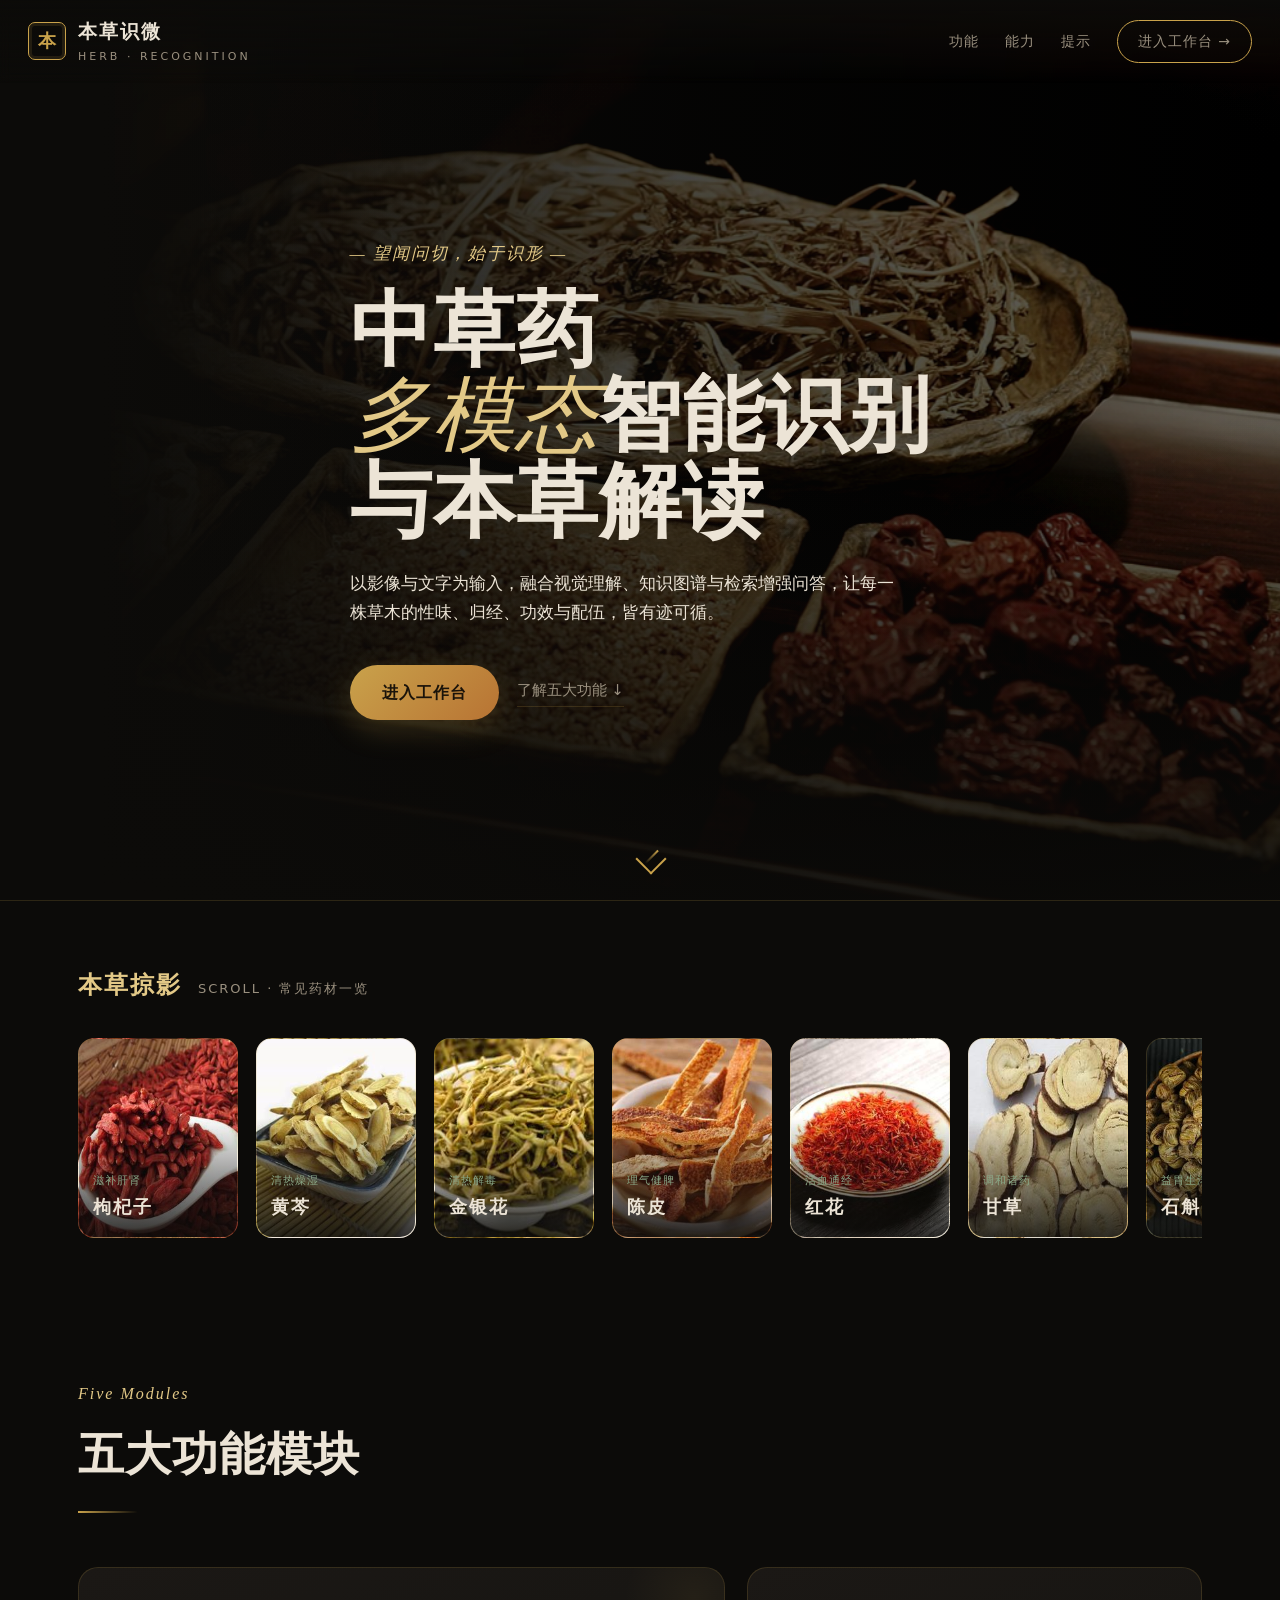
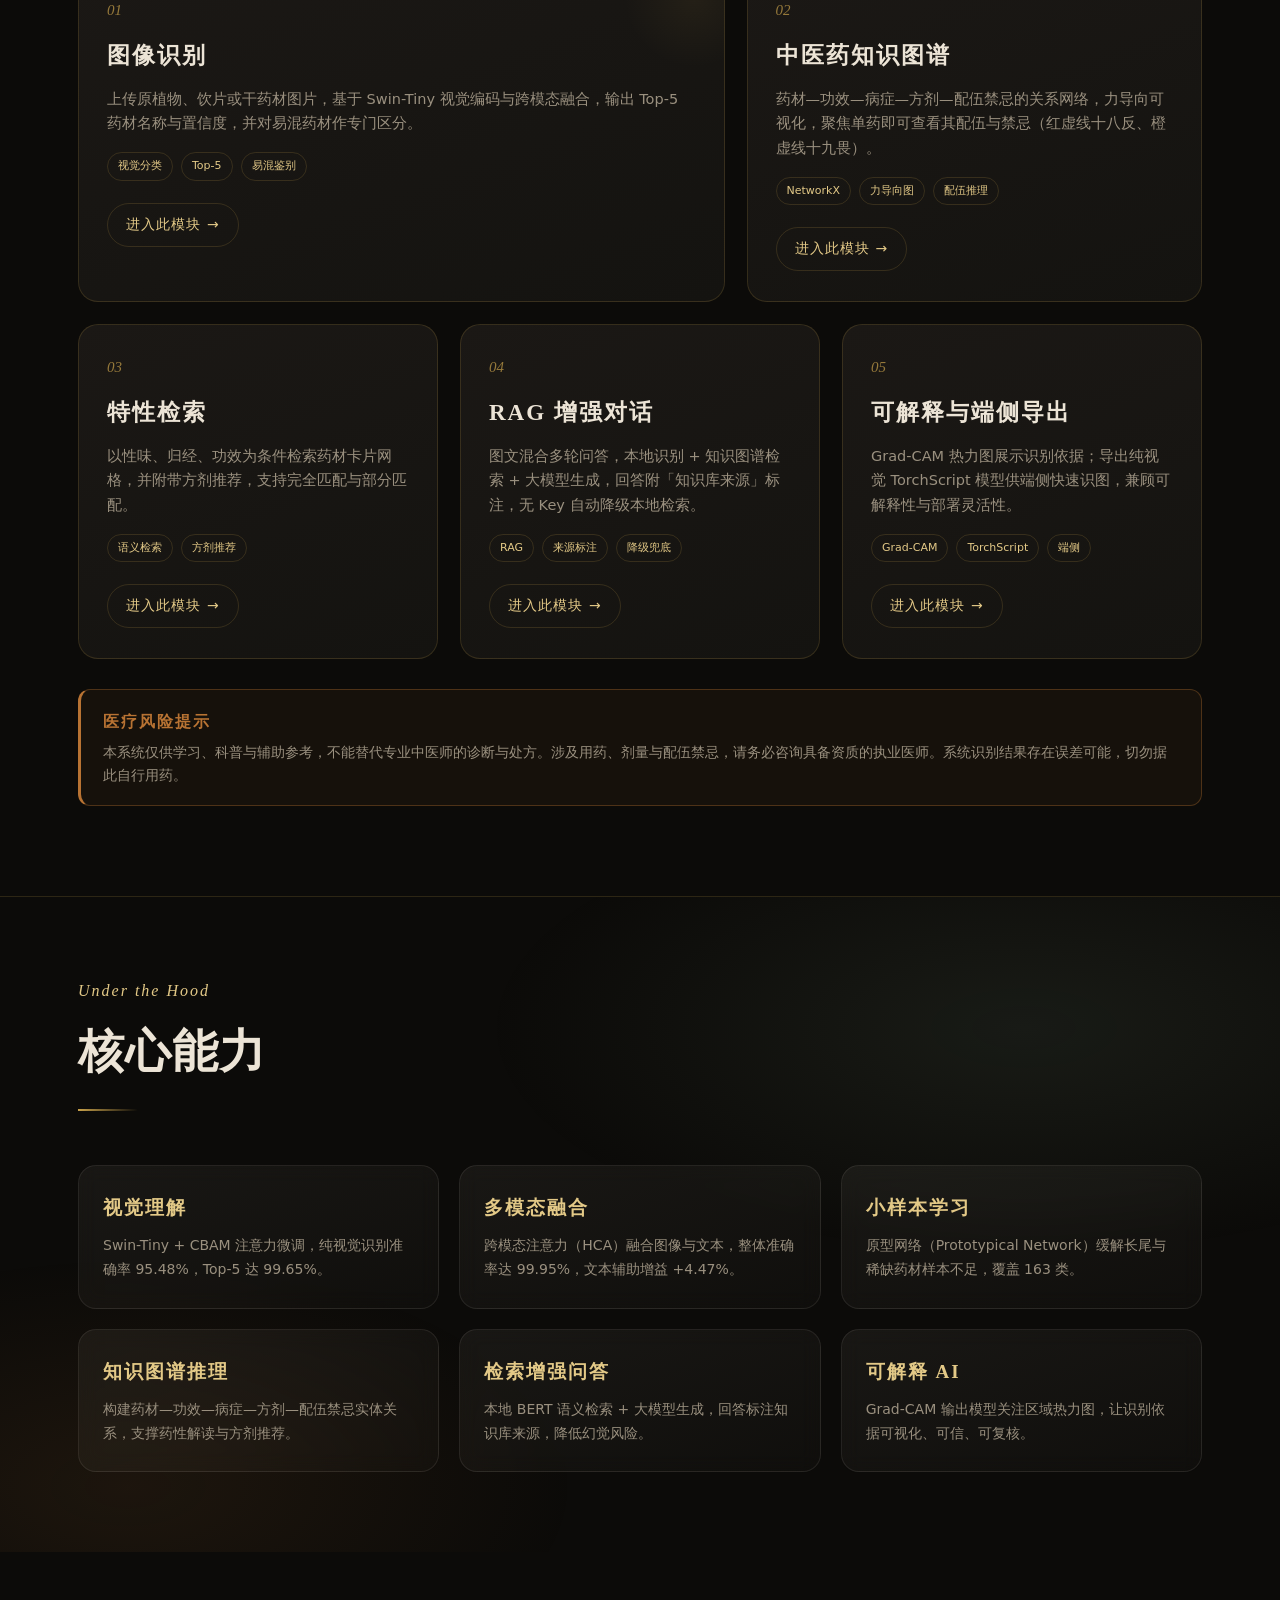
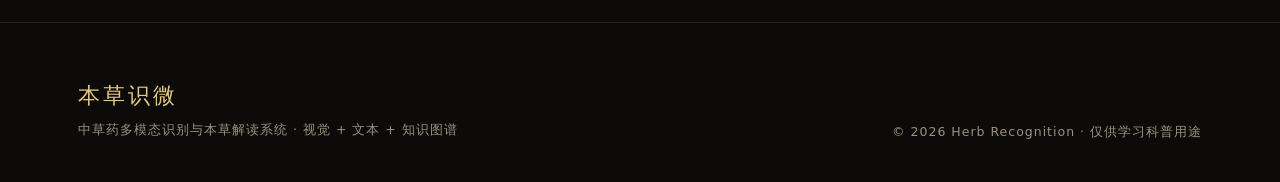
<file: web/home.html>
<!DOCTYPE html>
<html lang="zh-CN">
<head>
<meta charset="UTF-8" />
<meta name="viewport" content="width=device-width, initial-scale=1.0" />
<title>本草识微 · 中草药多模态识别系统</title>
<style>
  :root {
    --ink: #0c0b09;
    --ink-2: #141310;
    --panel: #1b1815;
    --panel-2: #221e19;
    --gold: #c9a24b;
    --gold-soft: #e3c987;
    --copper: #b87333;
    --jade: #8aa888;
    --paper: #ece4d6;
    --muted: #9a907f;
    --line: rgba(201,162,75,0.18);
    --glass: rgba(236,228,214,0.05);
    --sans: "PingFang SC","Hiragino Sans GB","Microsoft YaHei",system-ui,sans-serif;
    --serif: "Songti SC","STSong","SimSun",Georgia,"Times New Roman",serif;
  }
  * { margin:0; padding:0; box-sizing:border-box; }
  html { scroll-behavior:smooth; }
  body {
    background:var(--ink);
    color:var(--paper);
    font-family:var(--sans);
    line-height:1.7;
    overflow-x:hidden;
    -webkit-font-smoothing:antialiased;
  }
  .wrap { max-width:1180px; margin:0 auto; padding:0 28px; }
  section { position:relative; }

  /* ---------- Top nav ---------- */
  .nav {
    position:fixed; top:0; left:0; right:0; z-index:50;
    display:flex; align-items:center; justify-content:space-between;
    padding:16px 28px;
    background:linear-gradient(180deg, rgba(12,11,9,0.92), rgba(12,11,9,0));
    backdrop-filter:blur(6px);
  }
  .brand { display:flex; align-items:center; gap:12px; }
  .seal {
    width:38px; height:38px; border:1.5px solid var(--gold);
    border-radius:7px; display:grid; place-items:center;
    color:var(--gold); font-family:var(--serif); font-size:18px; font-weight:700;
    box-shadow:inset 0 0 0 3px rgba(201,162,75,0.12);
  }
  .brand b { font-family:var(--serif); font-size:19px; letter-spacing:2px; font-weight:600; }
  .brand span { display:block; font-size:11px; color:var(--muted); letter-spacing:3px; }
  .nav-links { display:flex; gap:26px; align-items:center; }
  .nav-links a { color:var(--muted); text-decoration:none; font-size:14px; letter-spacing:1px; transition:color .25s; }
  .nav-links a:hover { color:var(--gold-soft); }
  .btn-enter {
    border:1px solid var(--gold); color:var(--gold-soft);
    padding:9px 20px; border-radius:30px; font-size:14px; text-decoration:none;
    transition:all .3s; letter-spacing:1px;
  }
  .btn-enter:hover { background:var(--gold); color:var(--ink); }

  /* ---------- Hero ---------- */
  .hero { min-height:100vh; display:flex; align-items:center; position:relative; overflow:hidden; }
  .hero-bg {
    position:absolute; inset:-8% -8% -8% -8%;
    background:url('../images/_01/chinese-medicine-2178253_1280.jpg') center/cover no-repeat;
    filter:brightness(.42) saturate(.85) contrast(1.05);
    transform:scale(1.05);
    will-change:transform;
  }
  .hero-veil {
    position:absolute; inset:0;
    background:
      radial-gradient(120% 80% at 70% 30%, transparent 30%, rgba(12,11,9,.55) 70%, var(--ink) 100%),
      linear-gradient(90deg, var(--ink) 8%, rgba(12,11,9,.35) 55%, transparent 100%);
  }
  .hero-inner { position:relative; z-index:2; max-width:760px; padding-top:60px; }
  .kicker {
    font-family:var(--serif); font-style:italic; color:var(--gold-soft);
    font-size:17px; letter-spacing:2px; margin-bottom:18px; opacity:0;
    animation:rise .9s .1s forwards;
  }
  .hero h1 {
    font-family:var(--sans); font-weight:800; font-size:clamp(40px,7vw,82px);
    line-height:1.04; letter-spacing:1px;
  }
  .hero h1 em {
    font-family:var(--serif); font-style:italic; font-weight:500;
    color:var(--gold-soft);
  }
  .hero h1 .reveal { display:block; overflow:hidden; }
  .hero h1 .reveal > span { display:block; transform:translateY(110%); animation:riseUp 1s forwards; }
  .hero h1 .reveal:nth-child(2) > span { animation-delay:.18s; }
  .hero h1 .reveal:nth-child(3) > span { animation-delay:.34s; }
  .hero p.lead {
    margin-top:26px; max-width:560px; color:var(--paper); font-size:17px;
    opacity:0; animation:rise 1s .5s forwards;
  }
  .hero-cta { margin-top:38px; display:flex; gap:18px; align-items:center; opacity:0; animation:rise 1s .7s forwards; }
  .cta-main {
    background:linear-gradient(135deg,var(--gold),var(--copper));
    color:#1a130a; padding:14px 32px; border-radius:34px; font-weight:700;
    text-decoration:none; letter-spacing:1px; transition:transform .3s, box-shadow .3s;
    box-shadow:0 10px 30px rgba(201,162,75,.22);
  }
  .cta-main:hover { transform:translateY(-3px); box-shadow:0 16px 40px rgba(201,162,75,.35); }
  .cta-ghost { color:var(--muted); text-decoration:none; font-size:15px; border-bottom:1px solid var(--line); padding-bottom:3px; }
  .cta-ghost:hover { color:var(--gold-soft); }

  .scroll-hint {
    position:absolute; bottom:30px; left:50%; transform:translateX(-50%);
    z-index:2; opacity:0; animation:rise 1s 1s forwards;
  }
  .scroll-hint .arrow {
    display:block; width:22px; height:22px; margin:0 auto;
    border-right:2px solid var(--gold); border-bottom:2px solid var(--gold);
    transform:rotate(45deg); animation:bounce 1.8s infinite;
  }
  .scroll-hint .arrow::after {
    content:""; position:absolute; left:50%; top:0; width:2px; height:18px;
    background:linear-gradient(var(--gold),transparent); transform:translateX(-50%);
    animation:drop 1.8s infinite;
  }

  /* ---------- Marquee of herbs ---------- */
  .herb-rail { padding:64px 0 30px; border-top:1px solid var(--line); }
  .rail-head { display:flex; align-items:baseline; gap:16px; margin-bottom:26px; }
  .rail-head h3 { font-family:var(--serif); font-size:24px; letter-spacing:2px; color:var(--gold-soft); }
  .rail-head span { color:var(--muted); font-size:13px; letter-spacing:2px; }
  .rail { display:flex; gap:18px; overflow-x:auto; padding:6px 2px 22px; scrollbar-width:thin; scroll-snap-type:x mandatory; scrollbar-color:var(--gold) var(--ink); }
  .rail::-webkit-scrollbar { height:6px; }
  .rail::-webkit-scrollbar-track { background:var(--ink); border-radius:3px; }
  .rail::-webkit-scrollbar-thumb { background:var(--gold); border-radius:3px; }
  .rail::-webkit-scrollbar-thumb:hover { background:var(--gold-soft); }
  .chip {
    flex:0 0 auto; scroll-snap-align:start; width:160px; height:200px; border-radius:16px;
    position:relative; overflow:hidden; border:1px solid var(--line);
    background-size:cover; background-position:center; transition:transform .4s, border-color .4s;
  }
  .chip:hover { transform:translateY(-6px); border-color:var(--gold); }
  .chip::after { content:""; position:absolute; inset:0; background:linear-gradient(180deg,transparent 40%,rgba(12,11,9,.85)); }
  .chip b { position:absolute; bottom:14px; left:14px; z-index:2; font-family:var(--serif); font-size:18px; letter-spacing:2px; }
  .chip em { position:absolute; bottom:46px; left:14px; z-index:2; font-style:normal; font-size:11px; color:var(--jade); letter-spacing:1px; }

  /* ---------- Modules ---------- */
  .modules { padding:90px 0; }
  .sec-title { margin-bottom:54px; }
  .sec-title .k { font-family:var(--serif); font-style:italic; color:var(--gold-soft); font-size:16px; letter-spacing:2px; }
  .sec-title h2 { font-family:var(--sans); font-weight:800; font-size:clamp(30px,4.5vw,46px); margin-top:8px; letter-spacing:1px; }
  .sec-title .ln { width:60px; height:2px; background:linear-gradient(90deg,var(--gold),transparent); margin-top:18px; }
  .grid { display:grid; grid-template-columns:repeat(12,1fr); gap:22px; }
  .card {
    border:1px solid var(--line); border-radius:20px; padding:30px 28px;
    background:linear-gradient(160deg,var(--panel),var(--ink-2));
    position:relative; overflow:hidden; transition:transform .4s, border-color .4s;
    opacity:0; transform:translateY(40px);
  }
  .card.in { opacity:1; transform:none; transition:opacity .7s, transform .7s, border-color .4s; }
  .card:hover { border-color:var(--gold); transform:translateY(-5px); }
  .card .no { font-family:var(--serif); font-style:italic; color:var(--gold); font-size:15px; opacity:.7; }
  .card h4 { font-family:var(--serif); font-size:23px; letter-spacing:2px; margin:12px 0 12px; }
  .card p { color:var(--muted); font-size:14.5px; }
  .card .tags { margin-top:16px; display:flex; flex-wrap:wrap; gap:8px; }
  .card .tags span { font-size:11px; color:var(--gold-soft); border:1px solid var(--line); padding:4px 10px; border-radius:20px; }
  .card .goto {
    display:inline-flex; align-items:center; gap:6px; margin-top:22px;
    color:var(--gold-soft); text-decoration:none; font-size:14px; letter-spacing:1px;
    border:1px solid var(--line); padding:9px 18px; border-radius:30px;
    transition:all .3s; align-self:flex-start;
  }
  .card .goto:hover { background:var(--gold); color:var(--ink); border-color:var(--gold); }
  .card .goto::after { content:"→"; transition:transform .3s; }
  .card .goto:hover::after { transform:translateX(4px); }
  .card .glow { position:absolute; right:-40px; top:-40px; width:140px; height:140px; border-radius:50%; background:radial-gradient(var(--gold),transparent 70%); opacity:.07; }
  .c-wide { grid-column:span 7; }
  .c-mid { grid-column:span 5; }
  .c-third { grid-column:span 4; }
  .c-half { grid-column:span 6; }

  /* ---------- Capability (glass / nature) ---------- */
  .cap { padding:80px 0; border-top:1px solid var(--line); position:relative; }
  .cap::before {
    content:""; position:absolute; inset:0;
    background:
      radial-gradient(60% 50% at 80% 20%, rgba(138,168,136,0.10), transparent 70%),
      radial-gradient(50% 50% at 10% 90%, rgba(184,115,51,0.10), transparent 70%);
    pointer-events:none;
  }
  .cap-grid { display:grid; grid-template-columns:repeat(3,1fr); gap:20px; position:relative; }
  .glass {
    border:1px solid rgba(236,228,214,0.09); border-radius:18px; padding:26px 24px;
    background:linear-gradient(160deg, rgba(236,228,214,0.06), rgba(236,228,214,0.02));
    backdrop-filter:blur(10px); transition:transform .4s, background .4s;
  }
  .glass:hover { transform:translateY(-4px); background:linear-gradient(160deg, rgba(236,228,214,0.10), rgba(236,228,214,0.03)); }
  .glass h5 { font-family:var(--serif); font-size:19px; letter-spacing:2px; color:var(--gold-soft); margin-bottom:10px; }
  .glass p { color:var(--muted); font-size:14px; }

  /* ---------- Disclaimer ---------- */
  .disc {
    margin:30px auto 0; max-width:1180px;
    border:1px solid rgba(184,115,51,0.35); border-left:3px solid var(--copper);
    background:rgba(184,115,51,0.06); border-radius:12px; padding:18px 22px;
  }
  .disc b { color:var(--copper); font-family:var(--serif); letter-spacing:2px; }
  .disc p { color:var(--muted); font-size:13.5px; margin-top:6px; }

  /* ---------- Footer ---------- */
  footer { padding:54px 0 40px; border-top:1px solid var(--line); margin-top:70px; }
  .foot { display:flex; justify-content:space-between; align-items:flex-end; flex-wrap:wrap; gap:20px; }
  .foot .seal-lg { font-family:var(--serif); font-size:22px; letter-spacing:3px; color:var(--gold-soft); }
  .foot small { color:var(--muted); font-size:12.5px; letter-spacing:1px; }

  @keyframes rise { to { opacity:1; transform:none; } }
  @keyframes riseUp { to { transform:translateY(0); } }
  @keyframes drop { 0%{transform:scaleY(0);transform-origin:top} 50%{transform:scaleY(1);transform-origin:top} 51%{transform-origin:bottom} 100%{transform:scaleY(0);transform-origin:bottom} }

  /* scroll-driven parallax via CSS only */
  .parallax { will-change:transform; }

  @media (max-width:880px) {
    .c-wide,.c-mid,.c-third,.c-half { grid-column:span 12; }
    .cap-grid { grid-template-columns:1fr; }
    .nav-links a:not(.btn-enter) { display:none; }
    .hero h1 { font-size:38px; }
  }
</style>
</head>
<body>

<!-- NAV -->
<nav class="nav">
  <div class="brand">
    <div class="seal">本</div>
    <div><b>本草识微</b><span>HERB · RECOGNITION</span></div>
  </div>
  <div class="nav-links">
    <a href="#modules">功能</a>
    <a href="#capability">能力</a>
    <a href="#disclaimer">提示</a>
    <a class="btn-enter" href="index.html">进入工作台 →</a>
  </div>
</nav>

<!-- HERO -->
<section class="hero">
  <div class="hero-bg parallax" id="heroBg"></div>
  <div class="hero-veil"></div>
  <div class="wrap hero-inner">
    <div class="kicker">— 望闻问切，始于识形 —</div>
    <h1>
      <span class="reveal"><span>中草药</span></span>
      <span class="reveal"><span><em>多模态</em>智能识别</span></span>
      <span class="reveal"><span>与本草解读</span></span>
    </h1>
    <p class="lead">以影像与文字为输入，融合视觉理解、知识图谱与检索增强问答，让每一株草木的性味、归经、功效与配伍，皆有迹可循。</p>
    <div class="hero-cta">
      <a class="cta-main" href="index.html">进入工作台</a>
      <a class="cta-ghost" href="#modules">了解五大功能 ↓</a>
    </div>
  </div>
  <div class="scroll-hint"><i class="arrow"></i></div>
</section>

<!-- HERB RAIL -->
<section class="herb-rail">
  <div class="wrap">
    <div class="rail-head">
      <h3>本草掠影</h3><span>SCROLL · 常见药材一览</span>
    </div>
    <div class="rail" id="rail"></div>
  </div>
</section>

<!-- MODULES -->
<section class="modules" id="modules">
  <div class="wrap">
    <div class="sec-title">
      <div class="k">Five Modules</div>
      <h2>五大功能模块</h2>
      <div class="ln"></div>
    </div>
    <div class="grid">
      <div class="card c-wide">
        <span class="glow"></span>
        <div class="no">01</div>
        <h4>图像识别</h4>
        <p>上传原植物、饮片或干药材图片，基于 Swin-Tiny 视觉编码与跨模态融合，输出 Top-5 药材名称与置信度，并对易混药材作专门区分。</p>
        <div class="tags"><span>视觉分类</span><span>Top-5</span><span>易混鉴别</span></div>
        <a class="goto" href="index.html#tab=recognize">进入此模块</a>
      </div>
      <div class="card c-mid">
        <div class="no">02</div>
        <h4>中医药知识图谱</h4>
        <p>药材—功效—病症—方剂—配伍禁忌的关系网络，力导向可视化，聚焦单药即可查看其配伍与禁忌（红虚线十八反、橙虚线十九畏）。</p>
        <div class="tags"><span>NetworkX</span><span>力导向图</span><span>配伍推理</span></div>
        <a class="goto" href="index.html#tab=graph">进入此模块</a>
      </div>
      <div class="card c-third">
        <div class="no">03</div>
        <h4>特性检索</h4>
        <p>以性味、归经、功效为条件检索药材卡片网格，并附带方剂推荐，支持完全匹配与部分匹配。</p>
        <div class="tags"><span>语义检索</span><span>方剂推荐</span></div>
        <a class="goto" href="index.html#tab=search">进入此模块</a>
      </div>
      <div class="card c-third">
        <div class="no">04</div>
        <h4>RAG 增强对话</h4>
        <p>图文混合多轮问答，本地识别 + 知识图谱检索 + 大模型生成，回答附「知识库来源」标注，无 Key 自动降级本地检索。</p>
        <div class="tags"><span>RAG</span><span>来源标注</span><span>降级兜底</span></div>
        <a class="goto" href="index.html#tab=chat">进入此模块</a>
      </div>
      <div class="card c-third">
        <div class="no">05</div>
        <h4>可解释与端侧导出</h4>
        <p>Grad-CAM 热力图展示识别依据；导出纯视觉 TorchScript 模型供端侧快速识图，兼顾可解释性与部署灵活性。</p>
        <div class="tags"><span>Grad-CAM</span><span>TorchScript</span><span>端侧</span></div>
        <a class="goto" href="index.html#tab=gradcam">进入此模块</a>
      </div>
    </div>

    <div class="disc" id="disclaimer">
      <b>医疗风险提示</b>
      <p>本系统仅供学习、科普与辅助参考，不能替代专业中医师的诊断与处方。涉及用药、剂量与配伍禁忌，请务必咨询具备资质的执业医师。系统识别结果存在误差可能，切勿据此自行用药。</p>
    </div>
  </div>
</section>

<!-- CAPABILITY -->
<section class="cap" id="capability">
  <div class="wrap">
    <div class="sec-title">
      <div class="k">Under the Hood</div>
      <h2>核心能力</h2>
      <div class="ln"></div>
    </div>
    <div class="cap-grid">
      <div class="glass">
        <h5>视觉理解</h5>
        <p>Swin-Tiny + CBAM 注意力微调，纯视觉识别准确率 95.48%，Top-5 达 99.65%。</p>
      </div>
      <div class="glass">
        <h5>多模态融合</h5>
        <p>跨模态注意力（HCA）融合图像与文本，整体准确率达 99.95%，文本辅助增益 +4.47%。</p>
      </div>
      <div class="glass">
        <h5>小样本学习</h5>
        <p>原型网络（Prototypical Network）缓解长尾与稀缺药材样本不足，覆盖 163 类。</p>
      </div>
      <div class="glass">
        <h5>知识图谱推理</h5>
        <p>构建药材—功效—病症—方剂—配伍禁忌实体关系，支撑药性解读与方剂推荐。</p>
      </div>
      <div class="glass">
        <h5>检索增强问答</h5>
        <p>本地 BERT 语义检索 + 大模型生成，回答标注知识库来源，降低幻觉风险。</p>
      </div>
      <div class="glass">
        <h5>可解释 AI</h5>
        <p>Grad-CAM 输出模型关注区域热力图，让识别依据可视化、可信、可复核。</p>
      </div>
    </div>
  </div>
</section>

<!-- FOOTER -->
<footer>
  <div class="wrap foot">
    <div>
      <div class="seal-lg">本草识微</div>
      <small>中草药多模态识别与本草解读系统 · 视觉 + 文本 + 知识图谱</small>
    </div>
    <small>© 2026 Herb Recognition · 仅供学习科普用途</small>
  </div>
</footer>

<script>
  // herb rail data (uses local web herb thumbnails)
  const herbs = [
    {n:"枸杞子", e:"滋补肝肾", img:"gouqizi.jpg"},
    {n:"黄芩", e:"清热燥湿", img:"huangqin.jpg"},
    {n:"金银花", e:"清热解毒", img:"jinyihua.jpg"},
    {n:"陈皮", e:"理气健脾", img:"chenpi.jpg"},
    {n:"红花", e:"活血通经", img:"honghua.jpg"},
    {n:"甘草", e:"调和诸药", img:"gancao.jpg"},
    {n:"石斛", e:"益胃生津", img:"shihu.jpg"}
  ];
  const rail = document.getElementById('rail');
  herbs.forEach(h => {
    const c = document.createElement('div');
    c.className = 'chip';
    c.style.backgroundImage = `url('${h.img}')`;
    c.innerHTML = `<em>${h.e}</em><b>${h.n}</b>`;
    rail.appendChild(c);
  });

  // scroll-driven parallax for hero bg (CSS transform via JS scroll, no library)
  const heroBg = document.getElementById('heroBg');
  let ticking = false;
  window.addEventListener('scroll', () => {
    if (!ticking) {
      window.requestAnimationFrame(() => {
        const y = window.scrollY;
        heroBg.style.transform = `scale(1.05) translateY(${y * 0.18}px)`;
        ticking = false;
      });
      ticking = true;
    }
  });

  // reveal cards on scroll
  const io = new IntersectionObserver((entries) => {
    entries.forEach(e => { if (e.isIntersecting) e.target.classList.add('in'); });
  }, { threshold: 0.18 });
  document.querySelectorAll('.card').forEach(c => io.observe(c));
</script>
</body>
</html>
</file>
